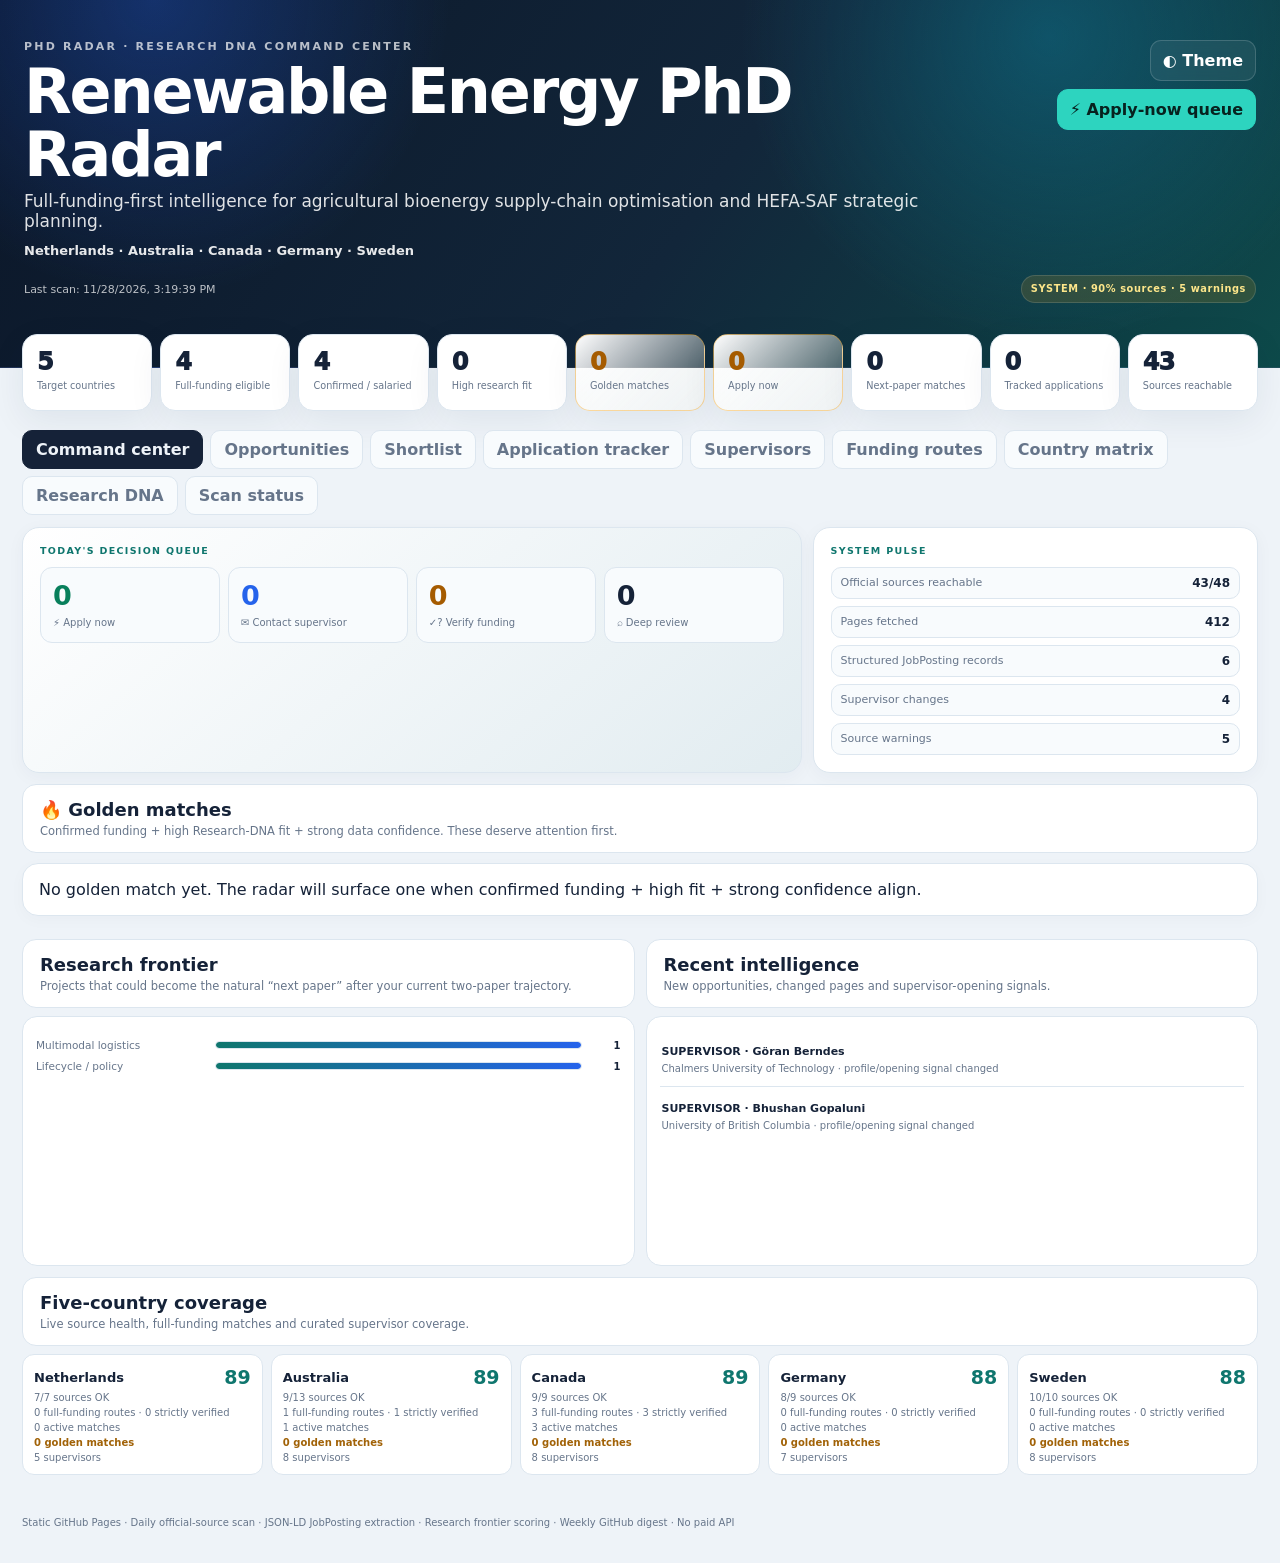
<file: index.html>
<!doctype html>
<html lang="en">
<head>
<meta charset="utf-8">
<meta name="viewport" content="width=device-width,initial-scale=1">
<meta name="theme-color" content="#0b1628">
<title>Renewable Energy PhD Radar — Command Center</title>
<link rel="stylesheet" href="style.css">
</head>
<body>
<header class="hero">
  <div class="hero-inner">
    <div class="hero-top">
      <div>
        <div class="kicker">PHD RADAR · RESEARCH DNA COMMAND CENTER</div>
        <h1>Renewable Energy PhD Radar</h1>
        <p>Full-funding-first intelligence for agricultural bioenergy supply-chain optimisation and HEFA-SAF strategic planning.</p>
        <div class="target-line">Netherlands · Australia · Canada · Germany · Sweden</div>
      </div>
      <div class="hero-actions">
        <button id="themeToggle" class="hero-btn" aria-label="Toggle theme">◐ Theme</button>
        <button id="jumpApply" class="hero-btn strong">⚡ Apply-now queue</button>
      </div>
    </div>
    <div class="hero-status-row">
      <div id="lastScan" class="last-scan">Waiting for scan data…</div>
      <div id="healthBadge" class="health-badge">SYSTEM · waiting</div>
    </div>
  </div>
</header>

<main>
  <section id="stats" class="stats"></section>

  <nav class="tabs">
    <button class="tab active" data-tab="overview">Command center</button>
    <button class="tab" data-tab="opps">Opportunities</button>
    <button class="tab" data-tab="shortlist">Shortlist</button>
    <button class="tab" data-tab="tracker">Application tracker</button>
    <button class="tab" data-tab="supervisors">Supervisors</button>
    <button class="tab" data-tab="funding">Funding routes</button>
    <button class="tab" data-tab="countries">Country matrix</button>
    <button class="tab" data-tab="dna">Research DNA</button>
    <button class="tab" data-tab="status">Scan status</button>
  </nav>

  <section id="overview" class="panel active">
    <div class="command-grid">
      <article class="command-card spotlight">
        <div class="card-eyebrow">TODAY'S DECISION QUEUE</div>
        <div id="actionQueue" class="action-queue"></div>
      </article>
      <article class="command-card">
        <div class="card-eyebrow">SYSTEM PULSE</div>
        <div id="systemPulse" class="pulse-list"></div>
      </article>
    </div>

    <div class="section-head"><div><h2>🔥 Golden matches</h2><p>Confirmed funding + high Research-DNA fit + strong data confidence. These deserve attention first.</p></div></div>
    <div id="goldenList" class="cards"></div>

    <div class="overview-split">
      <div>
        <div class="section-head compact"><div><h2>Research frontier</h2><p>Projects that could become the natural “next paper” after your current two-paper trajectory.</p></div></div>
        <div id="frontierPulse" class="frontier-pulse"></div>
      </div>
      <div>
        <div class="section-head compact"><div><h2>Recent intelligence</h2><p>New opportunities, changed pages and supervisor-opening signals.</p></div></div>
        <div id="recentIntel" class="intel-list"></div>
      </div>
    </div>

    <div class="section-head compact"><div><h2>Five-country coverage</h2><p>Live source health, full-funding matches and curated supervisor coverage.</p></div></div>
    <div id="coverage" class="coverage"></div>
  </section>

  <section id="opps" class="panel">
    <details class="decision-settings" open>
      <summary>Decision engine — customise “My Priority”</summary>
      <div class="preset-row">
        <span>Presets:</span>
        <button class="preset active" data-preset="balanced">Balanced</button>
        <button class="preset" data-preset="research">Research-first</button>
        <button class="preset" data-preset="funding">Full-funding first</button>
        <button class="preset" data-preset="migration">Migration/career first</button>
      </div>
      <div class="weight-grid" id="priorityWeights"></div>
      <div class="settings-row"><span>Weights are normalised automatically and stored only in this browser.</span><button id="resetPriority" class="ghost-btn">Reset defaults</button></div>
    </details>

    <div class="toolbar">
      <input id="search" placeholder="Search SAF, HEFA, biomass, stochastic, university, supervisor…">
      <select id="country"><option value="">All countries</option></select>
      <select id="fundingFilter"><option value="eligible" selected>Full-funding eligible only</option><option value="Confirmed">Confirmed / salaried only</option><option value="Competitive">Competitive full-funding route</option><option value="all">Include unverified</option></select>
      <select id="themeFilter"><option value="">Both papers / all themes</option><option value="paper1">Paper 1 dominant</option><option value="paper2">Paper 2 dominant</option><option value="bridge">Strong across both</option><option value="frontier">High next-paper potential</option></select>
      <select id="actionFilter"><option value="">All next actions</option><option>Apply now</option><option>Contact supervisor</option><option>Verify funding</option><option>Deep review</option><option>Monitor / contact</option><option>Review</option></select>
      <select id="statusFilter"><option value="active">Active / unknown deadline</option><option value="soon">Closing ≤30 days</option><option value="open">Open deadline only</option><option value="">Include expired</option></select>
      <label class="range">Min fit <input id="minFit" type="range" min="0" max="100" value="30"><b id="minFitV">30</b></label>
    </div>
    <div class="funding-rule"><strong>Funding rule:</strong> salaried/guaranteed positions rank highest. Competitive scholarship routes stay visible; unverified funding is hidden by default.</div>
    <div id="oppSummary" class="small-note"></div>
    <div id="oppList" class="cards"></div>
  </section>

  <section id="shortlist" class="panel">
    <div class="section-head"><div><h2>Decision shortlist</h2><p>Fast views for the opportunities most likely to deserve an application, supervisor email or deeper review.</p></div></div>
    <div class="quick-filters"><button class="quick active" data-short="top">Top 20</button><button class="quick" data-short="apply">Apply now</button><button class="quick" data-short="golden">Golden matches</button><button class="quick" data-short="confirmed">Confirmed funding</button><button class="quick" data-short="new">New this scan</button><button class="quick" data-short="soon">Closing soon</button><button class="quick" data-short="bridge">Both papers ≥60</button><button class="quick" data-short="frontier">Next-paper potential</button></div>
    <div id="shortlistSummary" class="small-note"></div>
    <div id="shortlistList" class="cards"></div>
  </section>

  <section id="tracker" class="panel">
    <div class="section-head action-head"><div><h2>Application tracker</h2><p>Statuses and private notes live only in your browser. Export a backup before clearing browser data.</p></div><div class="head-actions"><button id="exportTracker" class="secondary">Export private backup</button><label class="secondary file-label">Import backup<input id="importTracker" type="file" accept="application/json"></label></div></div>
    <div id="trackerStats" class="tracker-stats"></div>
    <div id="trackerList" class="cards"></div>
  </section>

  <section id="supervisors" class="panel">
    <div class="section-head"><div><h2>Supervisor intelligence</h2><p>Live profiles are rescored against both papers and the next-paper frontier. Changed opening signals are surfaced first.</p></div></div>
    <div id="supervisorList" class="cards"></div>
  </section>

  <section id="funding" class="panel">
    <div class="section-head"><div><h2>Funding verification routes</h2><p>Funding evidence is kept separate from research fit. Always verify tuition coverage, living support and international eligibility on the official source.</p></div></div>
    <div id="fundingList" class="cards"></div>
  </section>

  <section id="countries" class="panel">
    <div class="section-head"><div><h2>Country / migration decision matrix</h2><p>Editable planning heuristics for welfare, English, post-PhD jobs, income, PR and immigrant friendliness.</p></div></div>
    <div class="country-weight-box"><div id="countryWeights" class="weight-grid"></div><div class="settings-row"><span>Country score updates My Priority instantly.</span><button id="resetCountry" class="ghost-btn">Reset defaults</button></div></div>
    <div id="countryMatrix"></div>
  </section>

  <section id="dna" class="panel">
    <div class="dna-grid">
      <article class="dna-card p1"><div class="pill">PAPER 1</div><h2>Agricultural bioenergy SCND</h2><p>Multi-period / multi-product agricultural supply-chain network design; biomass and biofuel from agricultural residues; cost–energy trade-off; uncertainty.</p><h3>Core methods</h3><div class="chips"><span>MILP</span><span>Scenario-based robust optimisation</span><span>Augmented ε-constraint</span><span>Lagrangian relaxation</span><span>Pareto solutions</span></div></article>
      <article class="dna-card p2"><div class="pill">PAPER 2</div><h2>HEFA-SAF strategic planning</h2><p>Spatial, multi-period oilseed HEFA-SAF supply chains; feedstock allocation, biorefinery investment, airport delivery, lifecycle emissions and demand uncertainty.</p><h3>Core methods</h3><div class="chips"><span>MILP</span><span>Two-stage stochastic programming</span><span>ε-constraint frontier</span><span>Lifecycle emissions</span><span>Investment timing</span></div></article>
    </div>
    <article class="trajectory"><h2>Academic trajectory</h2><p><strong>Design and optimisation of agricultural / renewable-fuel supply-chain networks under uncertainty</strong>, with operations research as the methodological core and decarbonisation as the application layer.</p><div class="trajectory-flow"><span>Agriculture / biomass / oilseeds</span><b>→</b><span>Bioenergy / renewable fuels / SAF</span><b>→</b><span>Spatial supply-chain networks</span><b>→</b><span>MILP + robust/stochastic methods</span><b>→</b><span>Cost / energy / emissions / investment</span></div></article>
    <article class="trajectory frontier-card"><div class="pill frontier-pill">NEXT-PAPER FRONTIER</div><h2>What the radar now rewards as a natural extension</h2><div class="frontier-grid"><span>Multistage / adaptive stochastic planning</span><span>Joint demand–yield–price uncertainty</span><span>Multimodal rail / shipping logistics</span><span>HEFA + FT + ATJ + PtL portfolios</span><span>Hydrogen / energy-system integration</span><span>Harmonised LCA + carbon policy</span><span>Circular agri-bioeconomy</span><span>Benders / decomposition for scale</span></div></article>
  </section>

  <section id="status" class="panel"><div id="statusBody"></div></section>
</main>

<div id="compareDock" class="compare-dock hidden"><span id="compareCount">0 selected</span><button id="openCompare" class="action">Compare</button><button id="clearCompare" class="ghost-btn">Clear</button></div>
<div id="modalBackdrop" class="modal-backdrop hidden" role="dialog" aria-modal="true"><div class="modal"><div class="modal-head"><h2 id="modalTitle">Details</h2><button id="modalClose" class="modal-close">×</button></div><div id="modalBody" class="modal-body"></div></div></div>

<footer>Static GitHub Pages · Daily official-source scan · JSON-LD JobPosting extraction · Research frontier scoring · Weekly GitHub digest · No paid API</footer>
<script src="app.js"></script>
</body>
</html>
</file>
<file: style.css>
:root{
  --ink:#152238;--muted:#66758a;--bg:#eef3f8;--card:#ffffff;--card2:#f8fbfd;--line:#dce6ef;
  --navy:#0b1628;--navy2:#12263a;--teal:#0f766e;--cyan:#0e7490;--blue:#2563eb;--purple:#6d3fc0;
  --green:#087f5b;--orange:#a55b00;--red:#b42318;--gold:#a16207;--shadow:0 10px 35px #0f284512;
}
body.dark{
  --ink:#e6eef8;--muted:#94a8bf;--bg:#07111f;--card:#0d1b2a;--card2:#112336;--line:#20364d;
  --navy:#040b14;--navy2:#0a1929;--teal:#2dd4bf;--cyan:#38bdf8;--blue:#60a5fa;--purple:#a78bfa;
  --green:#34d399;--orange:#fbbf24;--red:#fb7185;--gold:#fbbf24;--shadow:0 10px 35px #00000045;
}
*{box-sizing:border-box}html{scroll-behavior:smooth}body{margin:0;background:var(--bg);color:var(--ink);font-family:Inter,ui-sans-serif,system-ui,-apple-system,Segoe UI,Arial,sans-serif;transition:background .2s,color .2s}button,input,select,textarea{font:inherit}.hidden{display:none!important}
.hero{background:radial-gradient(circle at 82% 10%,#0e749080,transparent 28%),radial-gradient(circle at 12% 0%,#2563eb55,transparent 25%),linear-gradient(125deg,var(--navy),var(--navy2) 55%,#0d4a4a);color:#fff;padding:40px 24px 64px;border-bottom:1px solid #ffffff12}.hero-inner{max-width:1450px;margin:auto}.hero-top{display:flex;justify-content:space-between;gap:28px;align-items:flex-start}.kicker{font-size:11px;letter-spacing:.2em;font-weight:850;opacity:.7}.hero h1{font-size:clamp(34px,5vw,62px);margin:7px 0 5px;line-height:1.02;letter-spacing:-.035em}.hero p{max-width:950px;font-size:17px;opacity:.87;margin:0}.target-line{margin-top:12px;font-size:13px;font-weight:800;opacity:.9}.hero-actions{display:flex;gap:8px;flex-wrap:wrap;justify-content:flex-end}.hero-btn{border:1px solid #ffffff28;background:#ffffff10;color:#fff;border-radius:11px;padding:10px 12px;font-weight:800;cursor:pointer;backdrop-filter:blur(8px)}.hero-btn.strong{background:#2dd4bf;color:#07221f;border-color:#2dd4bf}.hero-status-row{display:flex;justify-content:space-between;align-items:center;gap:14px;margin-top:17px}.last-scan{font-size:11px;opacity:.72}.health-badge{border:1px solid #ffffff22;border-radius:999px;padding:6px 9px;font-size:10px;font-weight:850;letter-spacing:.06em;background:#ffffff0e}.health-badge.good{background:#10b98125;color:#a7f3d0}.health-badge.warn{background:#f59e0b25;color:#fde68a}.health-badge.bad{background:#ef444425;color:#fecaca}
main{max-width:1450px;margin:-34px auto 0;padding:0 22px 42px}.stats{display:grid;grid-template-columns:repeat(9,minmax(102px,1fr));gap:8px}.stat{background:var(--card);border:1px solid var(--line);border-radius:15px;padding:13px 14px;box-shadow:var(--shadow);min-height:77px}.stat .num{font-size:24px;font-weight:950;letter-spacing:-.04em}.stat .lab{font-size:9.7px;color:var(--muted);margin-top:4px;line-height:1.25}.stat.hot{border-color:#f59e0b66;background:linear-gradient(135deg,var(--card),#fef3c715)}.stat.hot .num{color:var(--orange)}
.tabs{display:flex;gap:7px;flex-wrap:wrap;margin:19px 0 12px}.tab{border:1px solid var(--line);background:var(--card2);color:var(--muted);border-radius:10px;padding:9px 13px;font-weight:800;cursor:pointer;transition:.15s}.tab:hover{transform:translateY(-1px);color:var(--ink)}.tab.active{background:var(--ink);color:var(--bg);border-color:var(--ink)}body.dark .tab.active{background:#e6eef8;color:#07111f}.panel{display:none}.panel.active{display:block}
.command-grid{display:grid;grid-template-columns:1.4fr .8fr;gap:11px;margin-bottom:11px}.command-card{background:var(--card);border:1px solid var(--line);border-radius:17px;padding:17px;box-shadow:0 4px 18px #0f28450a}.command-card.spotlight{background:linear-gradient(140deg,var(--card),#0f766e0e)}.card-eyebrow{font-size:9.5px;letter-spacing:.14em;font-weight:900;color:var(--teal);margin-bottom:11px}.action-queue{display:grid;grid-template-columns:repeat(4,1fr);gap:8px}.queue-box{border:1px solid var(--line);background:var(--card2);border-radius:12px;padding:12px;cursor:pointer;transition:.15s}.queue-box:hover{transform:translateY(-2px);border-color:var(--teal)}.queue-box b{font-size:27px;display:block;letter-spacing:-.04em}.queue-box span{font-size:10px;color:var(--muted)}.queue-box.apply b{color:var(--green)}.queue-box.contact b{color:var(--blue)}.queue-box.verify b{color:var(--orange)}.pulse-list{display:grid;gap:7px}.pulse-row{display:grid;grid-template-columns:1fr auto;gap:10px;padding:8px 9px;background:var(--card2);border:1px solid var(--line);border-radius:10px;font-size:11px}.pulse-row span{color:var(--muted)}.pulse-row b{font-size:12px}.overview-split{display:grid;grid-template-columns:1fr 1fr;gap:11px;margin-top:12px}.frontier-pulse,.intel-list{background:var(--card);border:1px solid var(--line);border-radius:15px;padding:13px;min-height:250px}.frontier-row{display:grid;grid-template-columns:170px 1fr 30px;gap:9px;align-items:center;margin:9px 0}.frontier-row span{font-size:10.5px;color:var(--muted)}.frontier-bar{height:8px;background:var(--card2);border:1px solid var(--line);border-radius:99px;overflow:hidden}.frontier-bar i{display:block;height:100%;background:linear-gradient(90deg,var(--teal),var(--blue));border-radius:99px}.frontier-row b{font-size:10px;text-align:right}.intel-item{border-bottom:1px solid var(--line);padding:10px 2px}.intel-item:last-child{border:0}.intel-item b{font-size:11px}.intel-item p{font-size:10px;color:var(--muted);margin:3px 0 0;line-height:1.35}
.section-head{background:var(--card);border:1px solid var(--line);border-radius:14px;padding:14px 17px;margin-bottom:10px;display:flex;justify-content:space-between;gap:12px;align-items:center}.section-head.compact{margin:11px 0 8px}.section-head h2{margin:0;font-size:18px}.section-head p{margin:4px 0 0;color:var(--muted);font-size:11.5px}.action-head{align-items:center}.head-actions{display:flex;gap:7px;flex-wrap:wrap}.file-label{cursor:pointer}.file-label input{display:none}
.coverage{display:grid;grid-template-columns:repeat(5,minmax(150px,1fr));gap:8px}.country-card{border:1px solid var(--line);border-radius:12px;padding:11px;background:var(--card);display:flex;flex-direction:column;gap:4px}.country-title{display:flex;align-items:center;justify-content:space-between}.country-title b{font-size:13px}.country-title strong{font-size:19px;color:var(--teal)}.country-card span{font-size:10px;color:var(--muted)}.country-card .golden{color:var(--gold);font-weight:800}
.decision-settings,.country-weight-box{background:var(--card);border:1px solid var(--line);border-radius:14px;padding:13px;margin-bottom:10px}.decision-settings summary{font-weight:850;cursor:pointer;color:var(--ink)}.preset-row{display:flex;gap:6px;align-items:center;flex-wrap:wrap;margin-top:11px}.preset-row>span{font-size:10px;color:var(--muted);margin-right:4px}.preset{border:1px solid var(--line);background:var(--card2);color:var(--muted);border-radius:999px;padding:6px 9px;font-size:10px;font-weight:800;cursor:pointer}.preset:hover,.preset.active{background:var(--teal);border-color:var(--teal);color:white}.weight-grid{display:grid;grid-template-columns:repeat(5,1fr);gap:7px;margin-top:11px}.weight{border:1px solid var(--line);background:var(--card2);border-radius:10px;padding:8px;display:grid;grid-template-columns:1fr auto;gap:5px;align-items:center}.weight span{font-size:9.7px;color:var(--muted);grid-column:1/-1}.weight input{width:100%;padding:0}.weight b{font-size:11px}.settings-row{display:flex;justify-content:space-between;gap:12px;align-items:center;margin-top:9px;color:var(--muted);font-size:10px}
.toolbar{background:var(--card);border:1px solid var(--line);border-radius:14px;padding:11px;display:grid;grid-template-columns:2fr repeat(5,1fr) 1fr;gap:8px}.toolbar input,.toolbar select,.track-control select{width:100%;border:1px solid var(--line);border-radius:9px;background:var(--card2);padding:9px;color:var(--ink)}.range{display:flex;align-items:center;gap:6px;font-size:10px;color:var(--muted)}.range input{padding:0}.funding-rule{margin:10px 0 4px;padding:9px 11px;border-left:4px solid var(--teal);background:#0f766e0c;border-radius:7px;font-size:11px;color:var(--muted)}.small-note{font-size:11px;color:var(--muted);margin:10px 2px}.cards{display:grid;gap:10px}
.card{background:var(--card);border:1px solid var(--line);border-radius:16px;padding:16px;display:grid;grid-template-columns:1fr 285px;gap:16px;box-shadow:0 4px 16px #0f284507;position:relative;overflow:hidden}.card.golden-card{border-color:#f59e0b80}.card.golden-card:before{content:"GOLDEN";position:absolute;top:13px;right:-26px;transform:rotate(35deg);background:#f59e0b;color:#2a1900;font-size:8px;font-weight:950;padding:4px 30px;letter-spacing:.12em}.card h3,.tracker-card h3{font-size:17px;margin:0 0 5px;line-height:1.25}.meta{color:var(--muted);font-size:10.8px;margin-bottom:8px}.chips{display:flex;gap:5px;flex-wrap:wrap}.chip,.chips span{font-size:9.3px;font-weight:800;background:var(--card2);border:1px solid var(--line);border-radius:999px;padding:4px 7px}.chip.new{background:#6d3fc018;color:var(--purple);border-color:#6d3fc035}.chip.funded{background:#10b98115;color:var(--green);border-color:#10b98135}.chip.competitive{background:#f59e0b14;color:var(--orange);border-color:#f59e0b35}.chip.expired{opacity:.55}.chip.country{background:#2563eb12;color:var(--blue);border-color:#2563eb30}.chip.bridge{background:#0f766e13;color:var(--teal);border-color:#0f766e35}.chip.urgent{background:#ef444412;color:var(--red);border-color:#ef444435}.chip.frontier{background:#8b5cf614;color:var(--purple);border-color:#8b5cf636}.chip.action-now{background:#10b98120;color:var(--green);border-color:#10b98150}.chip.action-contact{background:#2563eb18;color:var(--blue);border-color:#2563eb40}.chip.action-verify{background:#f59e0b18;color:var(--orange);border-color:#f59e0b40}.chip.confidence{background:#0e749012;color:var(--cyan)}.excerpt{font-size:11.5px;line-height:1.52;color:var(--muted);margin:9px 0}.supervisor-line,.action-reason{font-size:10.5px;color:var(--muted);margin:7px 0}.action-reason{border-left:3px solid var(--teal);padding-left:8px}.evidence{display:flex;flex-direction:column;gap:3px;background:#10b9810b;border:1px solid #10b98125;border-radius:9px;padding:8px;margin-top:7px;font-size:9.8px;color:var(--muted)}.evidence b{color:var(--green)}.explain{margin-top:8px;border-top:1px dashed var(--line);padding-top:7px}.explain summary{cursor:pointer;font-size:10px;font-weight:850;color:var(--blue)}.reason-list{margin-top:5px;display:grid;gap:3px}.good,.warn{font-size:9.8px;line-height:1.4}.good{color:var(--green)}.warn{color:var(--orange)}.action-row{display:flex;flex-wrap:wrap;gap:6px;align-items:center;margin-top:9px}.action,.secondary,.ghost-btn{border:0;border-radius:8px;padding:7px 10px;font-size:10px;font-weight:850;cursor:pointer}.action{display:inline-block;text-decoration:none;background:var(--teal);color:white}.secondary{background:var(--card2);border:1px solid var(--line);color:var(--ink)}.ghost-btn{background:transparent;border:1px solid var(--line);color:var(--muted)}.ghost-btn.small{padding:6px 8px}.compare-btn.active{background:var(--purple);color:white;border-color:var(--purple)}.track-control{display:flex;gap:5px;align-items:center;min-width:225px}.track-control select{padding:6px 7px;font-size:10px}.scores{display:grid;grid-template-columns:repeat(2,1fr);gap:5px;align-content:start}.scorebox{background:var(--card2);border:1px solid var(--line);border-radius:10px;padding:8px;text-align:center}.scorebox.main{grid-column:1/-1;background:#0f766e10;border-color:#0f766e30}.scorebox.frontier-score{background:#8b5cf60d}.scorebox b{font-size:20px;display:block;letter-spacing:-.04em}.scorebox span{font-size:7.8px;color:var(--muted);letter-spacing:.06em}.scorebox.main b{color:var(--teal)}
.quick-filters{display:flex;gap:6px;flex-wrap:wrap;margin-bottom:8px}.quick{border:1px solid var(--line);background:var(--card);border-radius:999px;padding:6px 9px;font-size:10px;font-weight:800;color:var(--muted);cursor:pointer}.quick.active{background:var(--teal);color:white;border-color:var(--teal)}.tracker-stats{display:grid;grid-template-columns:repeat(7,1fr);gap:7px;margin-bottom:10px}.tracker-stats>div{background:var(--card);border:1px solid var(--line);border-radius:10px;padding:9px;text-align:center}.tracker-stats b{display:block;font-size:17px}.tracker-stats span{font-size:9px;color:var(--muted)}.tracker-card{background:var(--card);border:1px solid var(--line);border-radius:14px;padding:15px}.tracker-status{display:inline-block;background:var(--card2);border:1px solid var(--line);border-radius:999px;padding:4px 7px;font-size:9px;font-weight:850;margin-bottom:6px}.private-note{background:#f59e0b0d;border:1px solid #f59e0b25;border-radius:9px;padding:9px;font-size:10px;white-space:pre-wrap;color:var(--muted)}
.country-detail{display:grid;grid-template-columns:115px 1fr;gap:13px;background:var(--card);border:1px solid var(--line);border-radius:14px;padding:14px;margin-bottom:9px}.country-score{border-radius:12px;background:#0f766e10;display:flex;flex-direction:column;align-items:center;justify-content:center;min-height:105px}.country-score b{font-size:32px;color:var(--teal)}.country-score span{font-size:10px;color:var(--muted);text-align:center}.country-detail-body h3{margin:0}.country-detail-body p{font-size:10.8px;color:var(--muted);margin:5px 0 9px}.metric-grid{display:grid;grid-template-columns:repeat(3,1fr);gap:6px}.metric{display:grid;grid-template-columns:105px 1fr 25px;gap:6px;align-items:center;font-size:9.5px;color:var(--muted)}.metric>div{height:6px;background:var(--card2);border:1px solid var(--line);border-radius:99px;overflow:hidden}.metric i{display:block;height:100%;background:var(--teal);border-radius:99px}.metric b{text-align:right;font-size:9px}.funding-strategy{margin-top:8px;font-size:10px;color:var(--muted)}
.dna-grid{display:grid;grid-template-columns:1fr 1fr;gap:11px}.dna-card,.trajectory{background:var(--card);border:1px solid var(--line);border-radius:16px;padding:20px}.dna-card h2,.trajectory h2{margin:8px 0}.dna-card p,.trajectory p{color:var(--muted);line-height:1.55}.pill{display:inline-block;font-size:9px;font-weight:950;letter-spacing:.1em;padding:5px 8px;border-radius:999px;background:#2563eb12;color:var(--blue)}.p2 .pill{background:#0f766e12;color:var(--teal)}.trajectory{margin-top:11px}.trajectory-flow{display:flex;align-items:center;flex-wrap:wrap;gap:6px;margin-top:13px}.trajectory-flow span{background:var(--card2);border:1px solid var(--line);border-radius:9px;padding:7px 9px;font-size:10px;font-weight:750}.frontier-card{border-color:#8b5cf640}.frontier-pill{background:#8b5cf616;color:var(--purple)}.frontier-grid{display:grid;grid-template-columns:repeat(4,1fr);gap:7px;margin-top:12px}.frontier-grid span{background:var(--card2);border:1px solid var(--line);border-radius:10px;padding:9px;font-size:10px;font-weight:750;color:var(--muted)}
.status-intro{background:var(--card);border:1px solid var(--line);border-radius:10px;padding:11px;margin-bottom:11px;font-size:11px;color:var(--muted)}.status-table{width:100%;border-collapse:collapse;background:var(--card);border:1px solid var(--line);border-radius:14px;overflow:hidden}.status-table th,.status-table td{padding:9px;border-bottom:1px solid var(--line);font-size:10px;text-align:left}.ok{color:var(--green);font-weight:850}.fail{color:var(--red);font-weight:850}.health-meter{display:flex;align-items:center;gap:5px}.health-meter i{display:block;width:45px;height:5px;background:var(--card2);border:1px solid var(--line);border-radius:99px;overflow:hidden}.health-meter i:after{content:"";display:block;height:100%;width:var(--health);background:var(--teal)}
.compare-dock{position:fixed;left:50%;bottom:16px;transform:translateX(-50%);z-index:50;background:var(--ink);color:var(--bg);border-radius:14px;padding:9px 11px;display:flex;align-items:center;gap:8px;box-shadow:0 15px 45px #0006}.compare-dock span{font-size:10px;font-weight:850}.modal-backdrop{position:fixed;inset:0;background:#020617b8;backdrop-filter:blur(5px);z-index:100;display:grid;place-items:center;padding:20px}.modal{width:min(1100px,96vw);max-height:92vh;overflow:hidden;background:var(--card);border:1px solid var(--line);border-radius:18px;box-shadow:0 30px 100px #0009}.modal-head{display:flex;justify-content:space-between;gap:20px;align-items:center;padding:15px 17px;border-bottom:1px solid var(--line)}.modal-head h2{margin:0;font-size:17px}.modal-close{border:0;background:var(--card2);color:var(--ink);width:34px;height:34px;border-radius:50%;font-size:22px;cursor:pointer}.modal-body{padding:17px;overflow:auto;max-height:calc(92vh - 66px)}.compare-table{width:100%;border-collapse:collapse;min-width:760px}.compare-table th,.compare-table td{border-bottom:1px solid var(--line);padding:9px;text-align:left;font-size:10px;vertical-align:top}.compare-table th:first-child{color:var(--muted);width:145px}.pack-grid{display:grid;grid-template-columns:1fr 1fr;gap:10px}.pack-box{background:var(--card2);border:1px solid var(--line);border-radius:12px;padding:12px}.pack-box.full{grid-column:1/-1}.pack-box h3{margin:0 0 7px;font-size:12px}.pack-text{white-space:pre-wrap;font-size:11px;line-height:1.55;color:var(--muted)}.copy-btn{margin-top:8px}.modal .warning-list{display:grid;gap:5px;margin-top:8px}.modal .warning-list div{font-size:10px;color:var(--orange)}
footer{max-width:1450px;margin:0 auto 35px;padding:0 22px;color:var(--muted);font-size:10px}
@media(max-width:1240px){.stats{grid-template-columns:repeat(5,1fr)}.weight-grid{grid-template-columns:repeat(3,1fr)}.toolbar{grid-template-columns:1fr 1fr}.card{grid-template-columns:1fr}.scores{grid-template-columns:repeat(5,1fr)}.scorebox.main{grid-column:auto}.coverage{grid-template-columns:repeat(3,1fr)}.action-queue{grid-template-columns:repeat(2,1fr)}}
@media(max-width:820px){.hero-top,.hero-status-row{align-items:flex-start;flex-direction:column}.hero-actions{justify-content:flex-start}.stats{grid-template-columns:repeat(3,1fr)}.command-grid,.overview-split,.dna-grid,.pack-grid{grid-template-columns:1fr}.toolbar,.weight-grid,.metric-grid{grid-template-columns:1fr}.coverage{grid-template-columns:1fr}.settings-row,.section-head{align-items:flex-start;flex-direction:column}.scores{grid-template-columns:repeat(3,1fr)}.country-detail{grid-template-columns:1fr}.tracker-stats{grid-template-columns:repeat(2,1fr)}.track-control{min-width:100%;width:100%}.track-control select{flex:1}.frontier-grid{grid-template-columns:repeat(2,1fr)}.frontier-row{grid-template-columns:125px 1fr 28px}.pack-box.full{grid-column:auto}}
@media(max-width:520px){main{padding-left:12px;padding-right:12px}.hero{padding-left:16px;padding-right:16px}.stats{grid-template-columns:repeat(2,1fr)}.scores{grid-template-columns:repeat(2,1fr)}.action-queue{grid-template-columns:1fr}.frontier-grid{grid-template-columns:1fr}.compare-dock{width:calc(100% - 24px);justify-content:center}}
</file>
